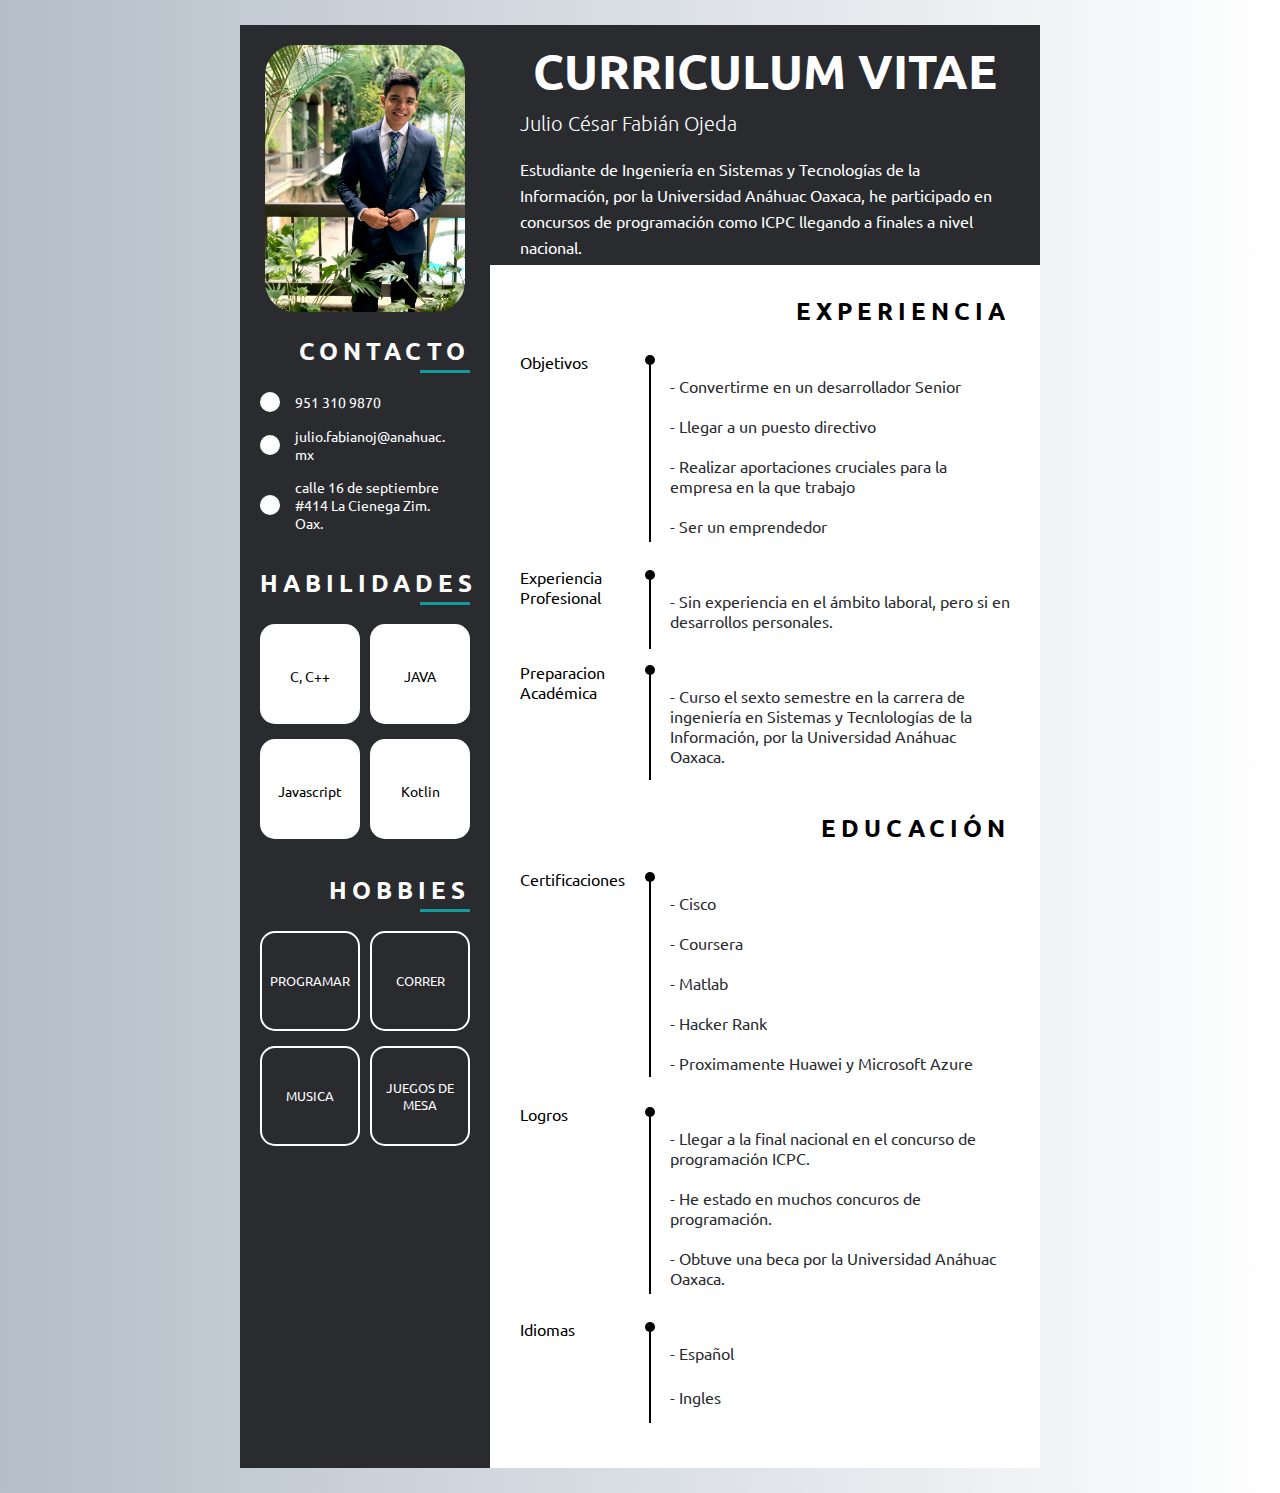
<file: mi_cv/index.html>
<!DOCTYPE html>
<html lang="en">
<head>
	<meta charset="UTF-8">
	<title>Curriculum Vitae</title>
	<link rel="stylesheet" href="styles.css">
</head>
<body>
	<div class="wrapper">
		<div class="resume">
			<div class="left">
				<div class="img_holder">
					<img src="photo.jpg" alt="picture">
				</div>
				<div class="contact_wrap pb">
					<div class="title">
						Contacto
					</div>
					<div class="contact">
						<ul>
							<li>
								<div class="li_wrap">
									<div class="icon"><i class="fas fa-mobile-alt" aria-hidden="true"></i></div>
									<div class="text">951 310 9870</div>
								</div>
							</li>
							<li>
								<div class="li_wrap">
									<div class="icon"><i class="fas fa-envelope" aria-hidden="true"></i></div>
									<div class="text">julio.fabianoj@anahuac.mx</div>
								</div>
							</li>
							<li>
								<div class="li_wrap">
									<div class="icon"><i class="fas fa-map-signs" aria-hidden="true"></i></div>
									<div class="text">calle 16 de septiembre #414 La Cienega Zim. Oax.</div>
								</div>
							</li>
						</ul>
					</div>
				</div>
				<div class="skills_wrap pb">
					<div class="title">
						Habilidades
					</div>
					<div class="skills">
						<ul>
							<li>
								<div class="li_wrap">
									<div class="icon"><i class="fab fa-html5"></i></div>
									<div class="text">C, C++</div>
								</div>
							</li>
							<li>
								<div class="li_wrap">
									<div class="icon"><i class="fab fa-css3-alt"></i></div>
									<div class="text">JAVA</div>
								</div>
							</li>
							<li>
								<div class="li_wrap">
									<div class="icon"><i class="fab fa-js"></i></div>
									<div class="text">Javascript</div>
								</div>
							</li>
							<li>
								<div class="li_wrap">
									<div class="icon"><i class="fab fa-react"></i></div>
									<div class="text">Kotlin</div>
								</div>
							</li>
						</ul>
					</div>
				</div>
				<div class="hobbies_wrap pb">
					<div class="title">
						hobbies
					</div>
					<div class="hobbies">
						<ul>
							<li>
								<div class="li_wrap">
									<div class="icon"><i class="fas fa-book"></i></div>
									<div class="text_hobbies">Programar</div>
								</div>
							</li>
							<li>
								<div class="li_wrap">
									<div class="icon"><i class="fas fa-music"></i></div>
									<div class="text_hobbies">Correr</div>
								</div>
							</li>
							<li>
								<div class="li_wrap">
									<div class="icon"><i class="fas fa-gamepad"></i></div>
									<div class="text_hobbies">Musica</div>
								</div>
							</li>
							<li>
								<div class="li_wrap">
									<div class="icon"><i class="fas fa-tree"></i></div>
									<div class="text_hobbies"> juegos de mesa</div>
								</div>
							</li>
						</ul>
					</div>
				</div>
			</div>
			<div class="right">
				<div class="header">
					<div class="name_role">
						<div class="name" >
							CURRICULUM VITAE
						</div>
						<div class="role">
							Julio César Fabián Ojeda
						</div>
					</div>
					<div class="about">
						Estudiante de Ingeniería en Sistemas y Tecnologías de la Información, por la Universidad Anáhuac Oaxaca, he participado en concursos de programación como ICPC llegando a finales a nivel nacional.					</div>
				</div>
				<div class="right_inner">
					<div class="exp">
						<div class="title_2">
							experiencia
						</div>
						<div class="exp_wrap">
							<ul>
								<li>
									<div class="li_wrap">
										<div class="date">
											Objetivos
										</div>
										<div class="info">
											<p class="info_cont">
												- Convertirme en un desarrollador Senior <br/><br/>
												- Llegar a un puesto directivo <br/><br/>
												- Realizar aportaciones cruciales para la empresa en la que trabajo<br/><br/>
												- Ser un emprendedor
											</p>
										</div>
									</div>
								</li>
								<li>
									<div class="li_wrap">
										<div class="date">
											Experiencia Profesional
										</div>
										<div class="info">
											<p class="info_cont">
												- Sin experiencia en el ámbito laboral, pero si en desarrollos personales.
											</p>
										</div>
									</div>
								</li>
								<li>
									<div class="li_wrap">
										<div class="date">
											Preparacion Académica
										</div>
										<div class="info">
											<p class="info_cont">
												- Curso el sexto semestre en la carrera de ingeniería en Sistemas y Tecnlologías de la Información, por la Universidad Anáhuac Oaxaca.											
											</p>
										</div>
									</div>
								</li>
							</ul>
						</div>
					</div>
					<div class="education">
						<div class="title_2">
							Educación
						</div>
						<div class="education_wrap">
							<ul>
								<li>
									<div class="li_wrap">
										<div class="date">
											Certificaciones
										</div>
										<div class="info">
											<p class="info_cont">
												- Cisco <br/><br/>
												- Coursera <br/><br/>
												- Matlab <br/><br/>
												- Hacker Rank <br/><br/>
												- Proximamente Huawei y Microsoft Azure
											</p>
										</div>
									</div>
								</li>
								<li>
									<div class="li_wrap">
										<div class="date">
											Logros
										</div>
										<div class="info">
											<p class="info_cont">
												- Llegar a la final nacional en el concurso de programación ICPC. <br/><br/>
												- He estado en muchos concuros de programación. <br/><br/>
												- Obtuve una beca por la Universidad Anáhuac Oaxaca.
											</p>
										</div>
									</div>
								</li>
								<li>
									<div class="li_wrap">
										<div class="date">
											Idiomas
										</div>
										<div class="info">
											<p class="info_cont">
												- Español
											</p>
											<p class="info_cont">
												- Ingles
											</p>
										</div>
									</div>
								</li>
							</ul>
						</div>
					</div>
				</div>
			</div>
		</div>
	</div>
</body>
</html>
</file>
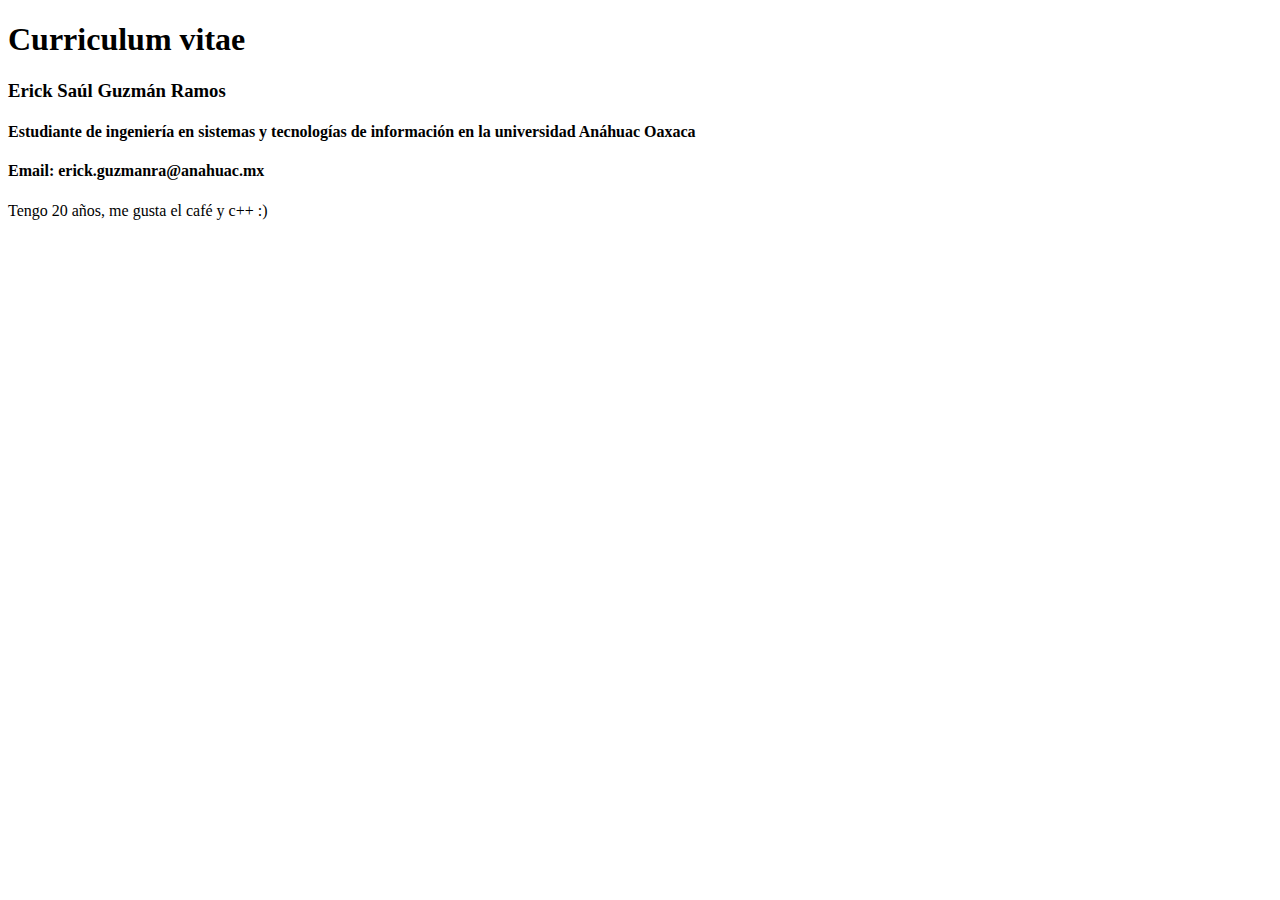
<file: curriculum_vitae.html>
<!DOCTYPE html>
<html>

<head>

</head>

<body>
    <h1>
        Curriculum vitae
    </h1>
    <h3>Erick Saúl Guzmán Ramos</h3>
    <h4>Estudiante de ingeniería en sistemas y tecnologías de información en la universidad Anáhuac Oaxaca</h4>
    <h4>Email: erick.guzmanra@anahuac.mx</h4>
    <p>
        Tengo 20 años, me gusta el café y c++ :)
    </p>
</body>

</html>
</file>
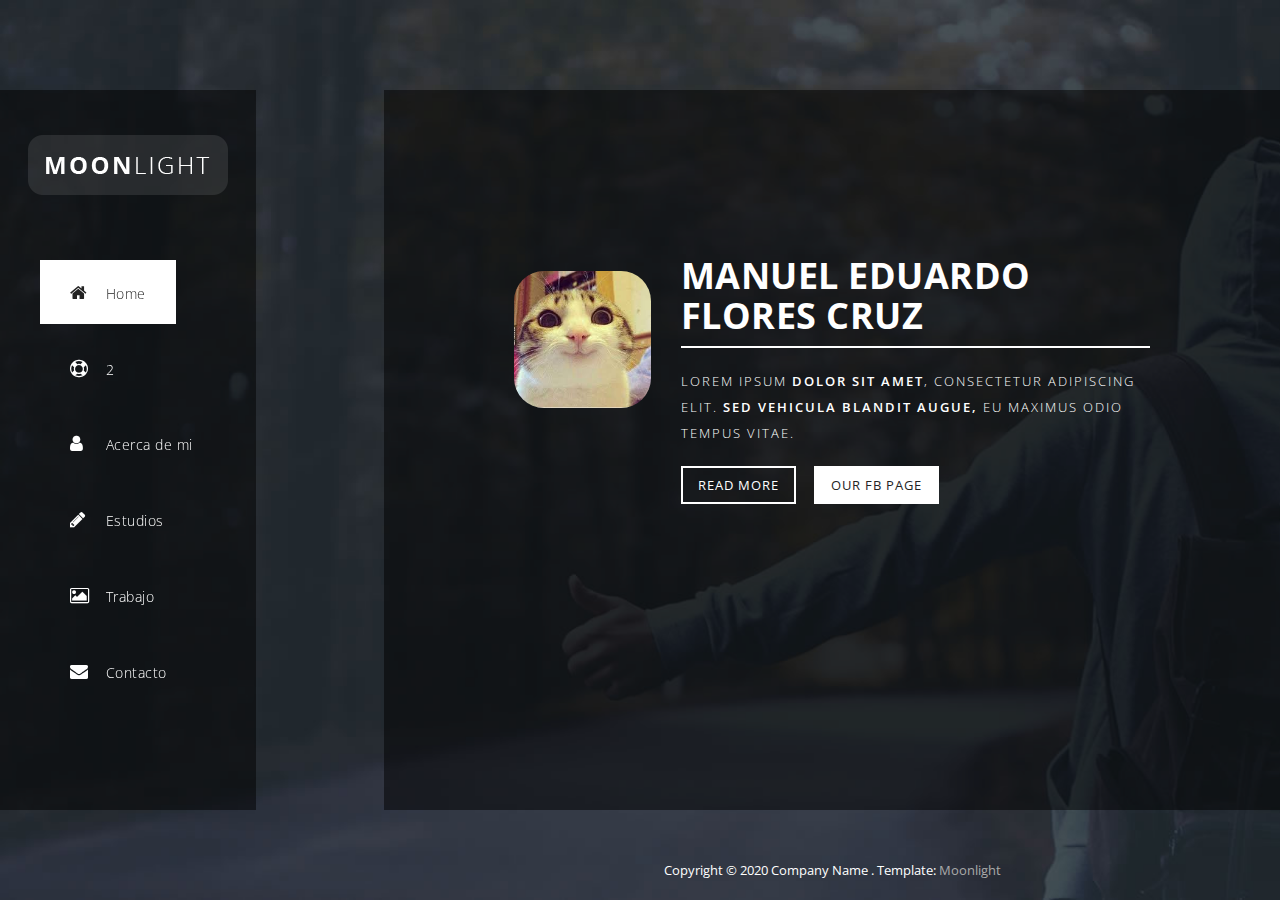
<file: test/CV/index-test-added-1-page.html>
<!DOCTYPE html>
<html>
    <head>
        <meta charset="utf-8">
        <meta http-equiv="X-UA-Compatible" content="IE=edge,chrome=1">
        <title>CV TEST MANU</title>

        <meta name="description" content="">
        <meta name="viewport" content="width=device-width, initial-scale=1">
        <link rel="apple-touch-icon" href="apple-touch-icon.png">

        <link rel="stylesheet" href="css/bootstrap.min.css">
        <link rel="stylesheet" href="css/bootstrap-theme.min.css">
        <link rel="stylesheet" href="css/fontAwesome.css">
        <link rel="stylesheet" href="css/light-box.css">
        <link rel="stylesheet" href="css/templatemo-main.css">

        <link href="https://fonts.googleapis.com/css?family=Open+Sans:300,400,600,700,800" rel="stylesheet">

        <script src="js/vendor/modernizr-2.8.3-respond-1.4.2.min.js"></script>
    </head>

<body>

    <div class="sequence">

      <div class="seq-preloader">
        <svg width="39" height="16" viewBox="0 0 39 16" xmlns="http://www.w3.org/2000/svg" class="seq-preload-indicator"><g fill="#F96D38"><path class="seq-preload-circle seq-preload-circle-1" d="M3.999 12.012c2.209 0 3.999-1.791 3.999-3.999s-1.79-3.999-3.999-3.999-3.999 1.791-3.999 3.999 1.79 3.999 3.999 3.999z"/><path class="seq-preload-circle seq-preload-circle-2" d="M15.996 13.468c3.018 0 5.465-2.447 5.465-5.466 0-3.018-2.447-5.465-5.465-5.465-3.019 0-5.466 2.447-5.466 5.465 0 3.019 2.447 5.466 5.466 5.466z"/><path class="seq-preload-circle seq-preload-circle-3" d="M31.322 15.334c4.049 0 7.332-3.282 7.332-7.332 0-4.049-3.282-7.332-7.332-7.332s-7.332 3.283-7.332 7.332c0 4.05 3.283 7.332 7.332 7.332z"/></g></svg>
      </div>

    </div>


        <nav>
          <div class="logo">
              <img src="img/logo.png" alt="Moon Light">
          </div>
          <div class="mini-logo">
              <img src="img/mini_logo.png" alt="">
          </div>
          <ul>
            <li><a href="#1"><i class="fa fa-home"></i> <em>Home</em></a></li>
            <li><a href="#2"><i class="fa fa-support"></i> <em>2</em></a></li>
            <li><a href="#3"><i class="fa fa-user"></i> <em>Acerca de mi</em></a></li>
            <li><a href="#4"><i class="fa fa-pencil"></i> <em>Estudios</em></a></li>
            <li><a href="#5"><i class="fa fa-image"></i> <em>Trabajo</em></a></li>
            <li><a href="#6"><i class="fa fa-envelope"></i> <em>Contacto</em></a></li>

          </ul>
        </nav>

        <div class="slides">
          <div class="slide" id="1">
            <div class="content first-content">
              <div class="container-fluid">
                  <div class="col-md-3">
                      <div class="author-image"><img src="img/descargar.jpg" alt=""></div>
                  </div>
                  <div class="col-md-9">
                      <h2>Manuel Eduardo Flores Cruz</h2>
                      <p>Lorem ipsum <em>dolor sit amet</em>, consectetur adipiscing elit. <em>Sed vehicula blandit augue,</em> eu maximus odio tempus vitae.</p>
                      <div class="main-btn"><a href="#2">Read More</a></div>
                      <div class="fb-btn"><a rel="nofollow" href="https://fb.com/templatemo">Our FB Page</a></div>
                  </div>
              </div>
            </div>
          </div>
          <div class="slide" id="2">
            <div class="content first-content">
              <div class="container-fluid">
                  <div class="col-md-3">
                      <div class="author-image"><img src="img/author_image.png" alt=""></div>
                  </div>
                  <div class="col-md-9">
                      <h2>Second Page (Additional)</h2>
                      <p>This is a second additional page copied from first page. Lorem ipsum <em>dolor sit amet</em>, consectetur adipiscing elit. <em>Sed vehicula blandit augue,</em> eu maximus odio tempus vitae.</p>
                      <div class="main-btn"><a href="#2">Read More</a></div>
                      <div class="fb-btn"><a rel="nofollow" href="https://fb.com/templatemo">Our FB Page</a></div>
                  </div>
              </div>
            </div>
          </div>
          <div class="slide" id="3">
            <div class="content second-content">
                <div class="container-fluid">
                    <div class="col-md-6">
                        <div class="left-content">
                            <h2>About Us</h2>
                            <p>Please tell your friends about templatemo website. A variety of free CSS templates are available for immediate downloads.</p>
                            <p>Phasellus vitae faucibus orci. Etiam eleifend orci sed faucibus semper. Cras varius dolor et augue fringilla, eu commodo sapien iaculis. Donec eget dictum tellus. <a href="#">Curabitur</a> a interdum diam. Nulla vestibulum porttitor porta.</p>
                            <p>Nulla vitae interdum libero, vel posuere ipsum. Phasellus interdum est et dapibus tempus. Vestibulum malesuada lorem condimentum mauris ornare dapibus. Curabitur tempor ligula et <a href="#">placerat</a> molestie.</p>
                            <p>Aliquam efficitur eu purus in interdum. <a href="#">Etiam tincidunt</a> magna ex, sit amet lobortis felis bibendum id. Lorem ipsum dolor sit amet, consectetur adipiscing elit. </p>
                          <div class="main-btn"><a href="#3">Read More</a></div>
                      </div>
                    </div>
                    <div class="col-md-6">
                        <div class="right-image">
                          <img src="img/about_image.jpg" alt="">
                      </div>
                    </div>
                </div>
            </div>
          </div>
          <div class="slide" id="4">
            <div class="content third-content">
                <div class="container-fluid">
                    <div class="col-md-12">
                        <div class="row">
                            <div class="first-section">
                                <div class="container-fluid">
                                    <div class="row">
                                        <div class="col-md-6">
                                            <div class="left-content">
                                                <h2>Quisque commodo quam</h2>
                                                <p>Vestibulum augue ex, finibus sit amet nisi id, maximus ultrices ipsum. Maecenas rhoncus nibh in mauris lobortis, a maximus diam faucibus. In et eros urna. Suspendisse potenti. Pellentesque commodo, neque nec molestie tempus, purus ante feugiat augue.</p>
                                                <div class="main-btn"><a href="#4">Continue Reading</a></div>
                                            </div>
                                        </div>
                                        <div class="col-md-6">
                                            <div class="right-image">
                                                <img src="img/first_service.jpg" alt="first service">
                                            </div>
                                        </div>
                                    </div>
                                </div>
                            </div>
                            <div class="second-section">
                                <div class="container-fluid">
                                    <div class="row">
                                        <div class="col-md-6">
                                            <div class="left-image">
                                                <img src="img/second_service.jpg" alt="second service">
                                            </div>
                                        </div>
                                        <div class="col-md-6">
                                            <div class="right-content">
                                                <h2>Maecenas eu purus eu sapien</h2>
                                                <p>Sed vitae felis in lorem mollis mollis eget in leo. Donec commodo, ex nec rutrum venenatis, nisi nisl malesuada magna, sed semper ipsum enim a ipsum. Aenean in ante vel mi molestie bibendum. Quisque sit amet lacus in diam pretium faucibus. Cras vel justo lorem.</p>
                                                <div class="main-btn"><a href="#4">Continue Reading</a></div>
                                            </div>
                                        </div>
                                    </div>
                                </div>
                            </div>
                        </div>
                    </div>
                </div>
            </div>
          </div>
          <div class="slide" id="5">
            <div class="content fourth-content">
                <div class="container-fluid">
                    <div class="row">
                        <div class="col-md-4 col-sm-6">
                            <div class="item">
                                <div class="thumb">
                                    <a href="img/first_big_item.jpg" data-lightbox="image-1"><div class="hover-effect">
                                        <div class="hover-content">
                                            <h2>Number One</h2>
                                            <p>Quisque sit amet lacus in diam pretium faucibus. Cras vel justo lorem.</p>
                                        </div>
                                    </div></a>
                                    <div class="image">
                                        <img src="img/first_item.jpg">
                                    </div>
                                </div>
                            </div>
                        </div>
                        <div class="col-md-4 col-sm-6">
                            <div class="item">
                                <div class="thumb">
                                    <a href="img/second_big_item.jpg" data-lightbox="image-1"><div class="hover-effect">
                                        <div class="hover-content">
                                            <h2>Number Two</h2>
                                            <p>Donec eget dictum tellus. Curabitur a interdum diam. Nulla vestibulum porttitor porta.</p>
                                        </div>
                                    </div></a>
                                    <div class="image">
                                        <img src="img/second_item.jpg">
                                    </div>
                                </div>
                            </div>
                        </div>
                        <div class="col-md-4 col-sm-6">
                            <div class="item">
                                <div class="thumb">
                                    <a href="img/third_big_item.jpg" data-lightbox="image-1"><div class="hover-effect">
                                        <div class="hover-content">
                                            <h2>Number Three</h2>
                                            <p>Cras varius dolor et augue fringilla, eu commodo sapien iaculis.</p>
                                        </div>
                                    </div></a>
                                    <div class="image">
                                        <img src="img/third_item.jpg">
                                    </div>
                                </div>
                            </div>
                        </div>
                        <div class="col-md-4 col-sm-6">
                            <div class="item">
                                <div class="thumb">
                                    <a href="img/fourth_big_item.jpg" data-lightbox="image-1"><div class="hover-effect">
                                        <div class="hover-content">
                                            <h2>Number Four</h2>
                                            <p>Vestibulum augue ex, finibus sit amet nisi id, maximus ultrices ipsum.</p>
                                        </div>
                                    </div></a>
                                    <div class="image">
                                        <img src="img/fourth_item.jpg">
                                    </div>
                                </div>
                            </div>
                        </div>
                        <div class="col-md-4 col-sm-6">
                            <div class="item">
                                <div class="thumb">
                                    <a href="img/fifth_big_item.jpg" data-lightbox="image-1"><div class="hover-effect">
                                        <div class="hover-content">
                                            <h2>Fifth Item</h2>
                                            <p>Donec commodo, ex nec rutrum venenatis, nisi nisl malesuada magna.</p>
                                        </div>
                                    </div></a>
                                    <div class="image">
                                        <img src="img/fifth_item.jpg">
                                    </div>
                                </div>
                            </div>
                        </div>
                        <div class="col-md-4 col-sm-6">
                            <div class="item">
                                <div class="thumb">
                                    <a href="img/sixth_big_item.jpg" data-lightbox="image-1"><div class="hover-effect">
                                        <div class="hover-content">
                                            <h2>Sixth Item</h2>
                                            <p>Maecenas dapibus neque sed nisl consectetur, id semper nisi egestas.</p>
                                        </div>
                                    </div></a>
                                    <div class="image">
                                        <img src="img/sixth_item.jpg">
                                    </div>
                                </div>
                            </div>
                        </div>
                        <div class="col-md-4 col-sm-6">
                            <div class="item">
                                <div class="thumb">
                                    <a href="img/seventh_big_item.jpg" data-lightbox="image-1"><div class="hover-effect">
                                        <div class="hover-content">
                                            <h2>Number Seven</h2>
                                            <p>Etiam aliquet, est id varius fringilla, eros libero pellentesque lectus.</p>
                                        </div>
                                    </div></a>
                                    <div class="image">
                                        <img src="img/seventh_item.jpg">
                                    </div>
                                </div>
                            </div>
                        </div>
                        <div class="col-md-4 col-sm-6">
                            <div class="item">
                                <div class="thumb">
                                    <a href="img/eight_big_item.jpg" data-lightbox="image-1"><div class="hover-effect">
                                        <div class="hover-content">
                                            <h2>Number Eight</h2>
                                            <p>Vestibulum augue ex, finibus sit amet nisi id, maximus ultrices ipsum.</p>
                                        </div>
                                    </div></a>
                                    <div class="image">
                                        <img src="img/eight_item.jpg">
                                    </div>
                                </div>
                            </div>
                        </div>
                        <div class="col-md-4 col-sm-6">
                            <div class="item">
                                <div class="thumb">
                                    <a href="img/ninth_big_item.jpg" data-lightbox="image-1"><div class="hover-effect">
                                        <div class="hover-content">
                                            <h2>Number Nine</h2>
                                            <p>Orci varius natoque penatibus et magnis dis parturient montes.</p>
                                        </div>
                                    </div></a>
                                    <div class="image">
                                        <img src="img/ninth_item.jpg">
                                    </div>
                                </div>
                            </div>
                        </div>
                        <div class="col-md-4 col-sm-6">
                            <div class="item">
                                <div class="thumb">
                                    <a href="img/fifth_big_item.jpg" data-lightbox="image-1"><div class="hover-effect">
                                        <div class="hover-content">
                                            <h2>Number Ten</h2>
                                            <p>Vestibulum augue ex, finibus sit amet nisi id, maximus ultrices ipsum.</p>
                                        </div>
                                    </div></a>
                                    <div class="image">
                                        <img src="img/fifth_item.jpg">
                                    </div>
                                </div>
                            </div>
                        </div>
                        <div class="col-md-4 col-sm-6">
                            <div class="item">
                                <div class="thumb">
                                    <a href="img/first_big_item.jpg" data-lightbox="image-1"><div class="hover-effect">
                                        <div class="hover-content">
                                            <h2>Eleventh Item</h2>
                                            <p>Cras varius dolor et augue fringilla, eu commodo sapien iaculis.</p>
                                        </div>
                                    </div></a>
                                    <div class="image">
                                        <img src="img/first_item.jpg">
                                    </div>
                                </div>
                            </div>
                        </div>
                        <div class="col-md-4 col-sm-6">
                            <div class="item">
                                <div class="thumb">
                                    <a href="img/second_big_item.jpg" data-lightbox="image-1"><div class="hover-effect">
                                        <div class="hover-content">
                                            <h2>Twelvth Item</h2>
                                            <p>Etiam tincidunt magna ex, sit amet lobortis felis bibendum id.</p>
                                        </div>
                                    </div></a>
                                    <div class="image">
                                        <img src="img/second_item.jpg">
                                    </div>
                                </div>
                            </div>
                        </div>
                    </div>
                </div>
            </div>
          </div>
          <div class="slide" id="6">
            <div class="content fifth-content">
                <div class="container-fluid">
                    <div class="col-md-6">
                        <div id="map">
    <!-- How to change your own map point
            1. Go to Google Maps
            2. Click on your location point
            3. Click "Share" and choose "Embed map" tab
            4. Copy only URL and paste it within the src="" field below
	-->
                            <iframe src="https://www.google.com/maps/embed?pb=!1m18!1m12!1m3!1d3647.3030413476204!2d100.5641230193719!3d13.757206847615207!2m3!1f0!2f0!3f0!3m2!1i1024!2i768!4f13.1!3m3!1m2!1s0x0%3A0xf51ce6427b7918fc!2sG+Tower!5e0!3m2!1sen!2sth!4v1510722015945" width="100%" height="500px" frameborder="0" style="border:0" allowfullscreen></iframe>
                        </div>
                    </div>
                    <div class="col-md-6">
                        <form id="contact" action="" method="post">
                            <div class="row">
                                <div class="col-md-12">
                                  <fieldset>
                                    <input name="name" type="text" class="form-control" id="name" placeholder="Your name..." required="">
                                  </fieldset>
                                </div>
                                <div class="col-md-12">
                                  <fieldset>
                                    <input name="email" type="email" class="form-control" id="email" placeholder="Your email..." required="">
                                  </fieldset>
                                </div>
                                 <div class="col-md-12">
                                  <fieldset>
                                    <input name="subject" type="text" class="form-control" id="subject" placeholder="Subject..." required="">
                                  </fieldset>
                                </div>
                                <div class="col-md-12">
                                  <fieldset>
                                    <textarea name="message" rows="6" class="form-control" id="message" placeholder="Your message..." required=""></textarea>
                                  </fieldset>
                                </div>
                                <div class="col-md-12">
                                  <fieldset>
                                    <button type="submit" id="form-submit" class="btn">Send Now</button>
                                  </fieldset>
                                </div>
                            </div>
                        </form>
                    </div>
                </div>
            </div>
          </div>
        </div>

        <div class="footer">
          <div class="content">
              <p>Copyright &copy; 2020 Company Name . Template: <a rel="nofollow" href="https://templatemo.com/tm-512-moonlight">Moonlight</a></p>
          </div>
        </div>

    <script src="https://ajax.googleapis.com/ajax/libs/jquery/1.11.2/jquery.min.js"></script>
    <script>window.jQuery || document.write('<script src="js/vendor/jquery-1.11.2.min.js"><\/script>')</script>

    <script src="js/vendor/bootstrap.min.js"></script>

    <script src="js/datepicker.js"></script>
    <script src="js/plugins.js"></script>
    <script src="js/main.js"></script>

    <script type="text/javascript">
    $(document).ready(function() {



        // navigation click actions
        $('.scroll-link').on('click', function(event){
            event.preventDefault();
            var sectionID = $(this).attr("data-id");
            scrollToID('#' + sectionID, 750);
        });
        // scroll to top action
        $('.scroll-top').on('click', function(event) {
            event.preventDefault();
            $('html, body').animate({scrollTop:0}, 'slow');
        });
        // mobile nav toggle
        $('#nav-toggle').on('click', function (event) {
            event.preventDefault();
            $('#main-nav').toggleClass("open");
        });
    });
    // scroll function
    function scrollToID(id, speed){
        var offSet = 0;
        var targetOffset = $(id).offset().top - offSet;
        var mainNav = $('#main-nav');
        $('html,body').animate({scrollTop:targetOffset}, speed);
        if (mainNav.hasClass("open")) {
            mainNav.css("height", "1px").removeClass("in").addClass("collapse");
            mainNav.removeClass("open");
        }
    }
    if (typeof console === "undefined") {
        console = {
            log: function() { }
        };
    }
    </script>
</body>
</html>
</file>
<file: mi_cv/styles.css>
@import url('https://fonts.googleapis.com/css2?family=Ubuntu:wght@300;400;700&display=swap');

*{
	margin: 0;
	padding: 0;
	list-style: none;
	box-sizing: border-box;
	font-family: 'Ubuntu', sans-serif;
}

body{
	background: linear-gradient(to right, #B4BEC9, #FFFFFF);
}

.resume{
	width: 800px;
	background: #fff;
	margin: 25px auto;
	display: flex;
}

.left{
	background: #292b2f;
	width: 250px;
	padding: 0 20px;
}

.right{
	width: calc(100% - 250px);
}

.left .img_holder{
	text-align: center;
	padding: 20px 0;
}

.left .img_holder img{
	width: 200px;
	border-radius: 30px;
}

.pb{
	padding-bottom: 20px;
}

.title{
	font-size: 24px;
	font-weight: 700;
	text-transform: uppercase;
	letter-spacing: 5px;
	padding-bottom: 10px;
	color: #FFFFFF;
	position: relative;
	text-align: right;
	margin-bottom: 15px;
}

.title_2{
	font-size: 24px;
	font-weight: 700;
	text-transform: uppercase;
	letter-spacing: 5px;
	padding-bottom: 10px;
	color: #000000;
	position: relative;
	text-align: right;
	margin-bottom: 15px;
}

.title:before{
	content: "";
	position: absolute;
	top: 35px;
	right: 0;
	width: 50px;
	height: 3px;
	background: #159A9C;
}

.left .icon{
	font-size: 20px;
	color: #000000;
}

.left .text{
	color: #000000;
	font-size: 0.9em;
}

.left .text_hobbies{
	color: #FFFFFF;
	text-transform: uppercase;
	font-size: 13px;
	text-align: center;
}

.contact .li_wrap{
	display: flex;
	align-items: center;
	width: 100%;
	margin-bottom: 15px;
}

.contact .li_wrap .icon{
	width: 20px;
	height: 20px;
	background: #fff;
	border-radius: 15px;
	display: flex;
	align-items: center;
	justify-content: center;
	margin-right: 15px;
}

.contact .li_wrap .text{
	width: calc(100% - 50px);
	word-break: break-word;
	color: #fff;
}

.skills ul,
.hobbies ul{
	display: flex;
	flex-wrap: wrap;
	justify-content: space-between;
}

.skills .li_wrap,
.hobbies .li_wrap{
	width: 100px;
	height: 100px;
	margin-bottom: 15px;
	border-radius: 15px;
	display: flex;
	flex-direction: column;
	align-items: center;
	justify-content: center;
}

.skills .li_wrap{
	background: #fff;
}

.skills .li_wrap .text,
.hobbies .li_wrap .text{
	margin-top: 5px;
}

.hobbies .li_wrap{
	border: 2px solid #fff;
}

.hobbies .li_wrap .icon,
.hobbies .li_wrap .text{
	color: #fff;
}

.hobbies .li_wrap:hover{
	background: #fff;
}

.hobbies .li_wrap:hover .icon,
.hobbies .li_wrap:hover .text{
	color: #000000;
}

.header{
	background: #292b2f;
	padding: 15px 30px;
	color: #fff;
	height: 240px;
}

.header .name{
	font-size: 3em;
	text-transform: uppercase;
	font-weight: 700;
	color: #FFFFFF;
	text-align: center;
	margin-bottom: 0.2em;
}

.header .role{
	font-weight: 300;
	font-size: 20px;
}

.header .about{
	margin-top: 20px;
	line-height: 26px;
}

.right_inner{
	padding: 30px;
	color: #292b2f;
}

.right_inner .education{
	margin-top: 30px;
}

.right_inner .li_wrap{
	display: flex;
	margin-bottom: 15px;
}

.right_inner .li_wrap .date {
    width: 125px;
    color: #000000;
}

.right_inner .li_wrap .info{
	width: calc(100%  - 125px);
	padding-left: 25px;
	position: relative;
}

.right_inner .li_wrap .info_title{
	text-transform: uppercase;
	font-weight: 700;
	letter-spacing: 2px;
	color: #000000;
}

.right_inner .li_wrap .info_com{
	font-weight: 300;
	font-size: 14px;
	margin-top: 3px;
}

.right_inner .li_wrap .info_cont{
	margin-top: 1.5em;
	margin-bottom: 1em;
}

.right_inner .li_wrap .info:before{
	content: "";
	position: absolute;
	top: 3px;
	left: 0;
	width: 10px;
	height: 10px;
	background: #000000;
	border-radius: 50%;
}

.right_inner .li_wrap .info:after{
	content: "";
	position: absolute;
	top: 10px;
	left: 4px;
	width: 2px;
	height: 90%;
	background: #000000;
}
</file>
<file: test/CV/css/light-box.css>
/* LIGHT BOX */

body:after {
  content: url(../img/close.png) url(../img/loading.gif) url(../img/prev.png) url(../img/next.png);
  display: none;
}

body.lb-disable-scrolling {
  overflow: hidden;
}

.lightboxOverlay {
  position: absolute;
  top: 0;
  left: 0;
  z-index: 99999;
  background-color: black;
  filter: progid:DXImageTransform.Microsoft.Alpha(Opacity=80);
  opacity: 0.8;
  display: none;
}

.lightbox {
  position: absolute;
  margin-top: 0%;
  left: 0;
  width: 100%;
  z-index: 100000;
  text-align: center;
  line-height: 0;
  font-weight: normal;
}

.lightbox .lb-image {
  display: block;
  height: auto;
  max-width: inherit;
  max-height: none;
  border-radius: 5px;

  /* Image border */
  border: 10px solid white;
}

.lightbox a img {
  border: none;
}

.lb-outerContainer {
  position: relative;
  *zoom: 1;
  width: 250px;
  height: 250px;
  margin: 0 auto;
  border-radius: 4px;

  /* Background color behind image.
     This is visible during transitions. */
  background-color: white;
}

.lb-outerContainer:after {
  content: "";
  display: table;
  clear: both;
}

.lb-loader {
  position: absolute;
  top: 43%;
  left: 0;
  height: 25%;
  width: 100%;
  text-align: center;
  line-height: 0;
}

.lb-cancel {
  display: block;
  width: 32px;
  height: 32px;
  margin: 0 auto;
  background: url(../img/loading.gif) no-repeat;
}

.lb-nav {
  position: absolute;
  top: 0;
  left: 0;
  height: 100%;
  width: 100%;
  z-index: 10;
}

.lb-container > .nav {
  left: 0;
}

.lb-nav a {
  outline: none;
  background-image: url('[data-uri]');
}

.lb-prev, .lb-next {
  height: 100%;
  cursor: pointer;
  display: block;
}

.lb-nav a.lb-prev {
  width: 34%;
  left: 0;
  float: left;
  background: url(../img/prev.png) left 48% no-repeat;
  filter: progid:DXImageTransform.Microsoft.Alpha(Opacity=0);
  opacity: 0;
  -webkit-transition: opacity 0.6s;
  -moz-transition: opacity 0.6s;
  -o-transition: opacity 0.6s;
  transition: opacity 0.6s;
}

.lb-nav a.lb-prev:hover {
  filter: progid:DXImageTransform.Microsoft.Alpha(Opacity=100);
  opacity: 1;
}

.lb-nav a.lb-next {
  width: 64%;
  right: 0;
  float: right;
  background: url(../img/next.png) right 48% no-repeat;
  filter: progid:DXImageTransform.Microsoft.Alpha(Opacity=0);
  opacity: 0;
  -webkit-transition: opacity 0.6s;
  -moz-transition: opacity 0.6s;
  -o-transition: opacity 0.6s;
  transition: opacity 0.6s;
}

.lb-nav a.lb-next:hover {
  filter: progid:DXImageTransform.Microsoft.Alpha(Opacity=100);
  opacity: 1;
}

.lb-dataContainer {
  margin: 0 auto;
  padding-top: 5px;
  *zoom: 1;
  width: 100%;
  -moz-border-radius-bottomleft: 4px;
  -webkit-border-bottom-left-radius: 4px;
  border-bottom-left-radius: 4px;
  -moz-border-radius-bottomright: 4px;
  -webkit-border-bottom-right-radius: 4px;
  border-bottom-right-radius: 4px;
}

.lb-dataContainer:after {
  content: "";
  display: table;
  clear: both;
}

.lb-data {
  padding: 0 4px;
  color: #ccc;
}

.lb-data .lb-details {
  width: 85%;
  float: left;
  text-align: left;
  line-height: 1.1em;
}

.lb-data .lb-caption {
  font-size: 13px;
  font-weight: bold;
  line-height: 1em;
}

.lb-data .lb-caption a {
  color: #4ae;
}

.lb-data .lb-number {
  margin-top: 15px;
  display: block;
  clear: left;
  padding-bottom: 1em;
  font-size: 13px;
  color: #999999;
}

.lb-data .lb-close {
  display: block;
  float: right;
  width: 30px;
  height: 30px;
  background: url(../img/close.png) top right no-repeat;
  text-align: right;
  outline: none;
  filter: progid:DXImageTransform.Microsoft.Alpha(Opacity=70);
  opacity: 0.7;
  -webkit-transition: opacity 0.2s;
  -moz-transition: opacity 0.2s;
  -o-transition: opacity 0.2s;
  transition: opacity 0.2s;
}

.lb-data .lb-close:hover {
  cursor: pointer;
  filter: progid:DXImageTransform.Microsoft.Alpha(Opacity=100);
  opacity: 1;
}
</file>
<file: test/CV/css/templatemo-main.css>
/* 

Moonlight Template 

https://templatemo.com/tm-512-moonlight

*/

@keyframes seq-preloader {
  50% {
    opacity: 1;
  }
  
  100% {
    opacity: 0;
  }
}

.seq-preloader {
  background: white;
  visibility: visible;
  opacity: 1;
  position: absolute;
  z-index: 9999;
  height: 100%;
  width: 100%;
  top: 0;
  left: 0;
  right: 0;
  bottom: 0;
}

.seq-preloader.seq-preloaded {
  opacity: 0;
  visibility: hidden;
  transition: visibility 0s .5s, opacity .5s;
}

.seq-preload-indicator {
  overflow: visible;
  position: relative;
  top: 50%;
  left: 50%;
  transform: translate(-50%, -50%);
}

.seq-preload-circle {
  display: inline-block;
  height: 12px;
  width: 12px;
  fill: #7a7a7a;
  opacity: 0;
  animation: seq-preloader 1.25s infinite;
}

.seq-preload-circle-2 {
  animation-delay: .15s;
}

.seq-preload-circle-3 {
  animation-delay: .3s;
}

.seq-preload-indicator-fallback {
  width: 42px;
  overflow: visible;
}

.seq-preload-indicator-fallback .seq-preload-circle {
  width: 8px;
  height:8px;
  background-color: #f4f4f4;
  border-radius: 100%;
  opacity: 1;
  display: inline-block;
  vertical-align: middle;
}

.seq-preload-indicator-fallback .seq-preload-circle-2 {
  margin-left: 3px;
  margin-right: 3px;
  width: 12px;
  height: 12px;
}

.seq-preload-indicator-fallback .seq-preload-circle-3 {
  width: 16px;
  height: 16px;
}


/* MAIN CSS */

@-webkit-keyframes fill {
  0% {
    width: 0%;
    height: 1px;
  }
  50% {
    width: 100%;
    height: 1px;
  }
  100% {
    width: 100%;
    height: 100%;
    background: #fff;
  }
}
@keyframes fill {
  0% {
    width: 0%;
    height: 1px;
  }
  50% {
    width: 100%;
    height: 1px;
  }
  100% {
    width: 100%;
    height: 100%;
    background: #fff;
  }
}
@-webkit-keyframes fillColour {
  0% {
    color: #fff;
  }
  50% {
    color: #fff;
  }
  100% {
    color: #333;
  }
}
@keyframes fillColour {
  0% {
    color: #fff;
  }
  50% {
    color: #fff;
  }
  100% {
    color: #333;
  }
}
* {
  margin: 0;
  padding: 0;
  -webkit-box-sizing: border-box;
  box-sizing: border-box;
  font-family: "Open Sans", sans-serif;
}

html {
	overflow: hidden;
}

body {
  overflow: hidden;
  font-size: 100%;
}

nav {
	top: 10vh;
	bottom: 10vh;
  	text-align: center;
  	background: rgba(0, 0, 0, 0.5);
  	position: fixed;
  	z-index: 100;
  	height: 80vh;
  	left: 0;
  	width: 20%;
  	font-weight: 300;
  	font-size: 1rem;
}

nav em {
	font-style: normal;
	margin-left: 5px;
	font-size: 14px;
}

nav ul li i {
	width: 25px;
}

nav ul li a {
	font-size: 18px;
}

nav .mini-logo {
	display: none;
}

nav .logo {
	margin-top: 45px;
	padding: 0px 20px;
}

nav .logo img {
	max-width: 100%;
	overflow-y: hidden;
}

nav ul {
	margin-top: 60px;
  	text-align: left;
  	margin-left: 40px;
  	list-style-type: none;
  	height: 48vh;
  	display: -webkit-box;
  	display: -ms-flexbox;
  	display: flex;
  	-webkit-box-orient: vertical;
  	-webkit-box-direction: normal;
    -ms-flex-direction: column;
    flex-direction: column;
  	-ms-flex-pack: distribute;
    justify-content: space-around;
}
nav ul li {
	margin: 25px 0px;
}
nav a, nav a:visited, nav a:active {
  color: #fff;
}
nav a {
	text-decoration: none!important;
	font-size: 14px;
	letter-spacing: 0.5px;
  	-webkit-transition: color 2s, background 1s;
  	transition: color 2s, background 1s;
  	padding: 20px 30px;
  	position: relative;
  	z-index: 0;
}
nav a.active {
  background-color: #fff;
  color: #232323;
}
nav a::before {
  content: "";
  position: absolute;
  height: 0%;
  width: 0%;
  bottom: 0;
  left: 0;
  opacity: 1;
  z-index: -1;
}
nav a:hover {
	text-decoration: none;
  -webkit-animation: fillColour 0.7s forwards ease-in-out;
          animation: fillColour 0.7s forwards ease-in-out;
}
nav a:hover::before {
  -webkit-animation: fill 0.7s forwards ease-in-out;
          animation: fill 0.7s forwards ease-in-out;
  opacity: 1;
}

.slides {
  width: 600vw;
  height: 100vh;
  -webkit-transition: -webkit-transform 0.8s ease;
  transition: -webkit-transform 0.8s ease;
  transition: transform 0.8s ease;
  transition: transform 0.8s ease, -webkit-transform 0.8s ease;
}
.slides .slide {
  height: 100vh;
  width: 100vw;
  float: left;
  text-align: center;
  background-size: cover;
}
.slides .slide .content {
  overflow-y: scroll;
  position: relative;
  width: 70%;
  height: 80%;
  left: 30%;
  top: 10%;
  bottom: 10%;
  background: rgba(0, 0, 0, 0.5);
}
.content::-webkit-scrollbar {
  width: 5px;
  height: 8px;
  background-color: rgba(0, 0, 0, 0.5);
}
/* Add a thumb */
.content::-webkit-scrollbar-thumb {
    background: rgba(250, 250, 250, 0.5);
}

.slides .slide:nth-child(1) {
  background-image: url(../img/first_bg.jpg);
}
.slides .slide:nth-child(2) {
  background-image: url(../img/second_bg.jpg);
}
.slides .slide:nth-child(3) {
  background-image: url(../img/third_bg.jpg);
}
.slides .slide:nth-child(4) {
  background-image: url(../img/fourth_bg.jpg);
 }
.slides .slide:nth-child(5) {
  background-image: url(../img/fifth_bg.jpg);
}
.slides .slide:nth-child(6) {
  background-image: url(../img/fourth_bg.jpg);
}
.slides .slide img {
  width: 100%;
}


.main-btn a:hover {
	background-color: #fff;
	color: #232323!important;
}


.first-content {
	padding: 100px;
	text-align: left;
	padding-top: 13%;
}

.first-content .author-image img {
	margin-top: 15px;
	border-radius: 30px;
	max-width: 100%;
	overflow: hidden;
	float: left;
	margin-right: 35px;
}

.first-content h2 {
	font-size: 36px;
	text-transform: uppercase;
	font-weight: 700;
	color: #fff;
	letter-spacing: 0.5px;
	border-bottom: 2px solid #fff;
	display: inline-block;
	padding-bottom: 10px;
	margin-bottom: 20px;
	margin-top: 0px;
}

.first-content p {
	color: #fff;
	font-size: 13px;
	text-transform: uppercase;
	font-weight: 300;
	letter-spacing: 2px;
	line-height: 26px;
	margin-bottom: 20px;
}

.first-content em {
	font-style: normal;
	font-weight: 600;
}

.first-content .main-btn {
	display: inline-block;
	margin-right: 15px;
}

.first-content .main-btn a {
	display: inline-block;
	border: 2px solid #fff;
	padding: 8px 15px;
	font-size: 13px;
	text-transform: uppercase;
	letter-spacing: 1px;
	color: #fff;
	text-decoration: none;
	transition: all 0.5s;
	transition: all 0.5s;
}

.first-content .fb-btn {
	display: inline-block;
}

.first-content .fb-btn a {
	display: inline-block;
	background-color: #fff;
	border: 2px solid #fff;
	padding: 8px 15px;
	font-size: 13px;
	text-transform: uppercase;
	letter-spacing: 1px;
	color: #232323;
	text-decoration: none;
	transition: all 0.5s;
}

.first-content .fb-btn a:hover {
	color: #fff;
	background-color: transparent;
}


.second-content .container-fluid {
	padding-right: 0px;
	padding-left: 0px;
}

.second-content .container-fluid .col-md-6 {
	padding-right: 0px;
	padding-left: 0px;
}

.second-content .right-image img {
	max-width: 100%;
	min-width: 100%;
	overflow: hidden;
	float: right;
}

.second-content .left-content {
	padding: 60px;
	text-align: left;
}

.second-content h2 {
	font-size: 36px;
	text-transform: uppercase;
	font-weight: 700;
	color: #fff;
	letter-spacing: 0.5px;
	border-bottom: 2px solid #fff;
	display: inline-block;
	padding-bottom: 10px;
	margin-bottom: 20px;
	margin-top: 0px;
}

.second-content p {
	font-size: 13px;
	color: #fff;
	letter-spacing: 0.5px;
	font-weight: 300;
	line-height: 24px;
	margin-bottom: 30px;
}

.second-content a {
	color: #fff;
	text-decoration: underline;
}

.second-content .main-btn a {
	display: inline-block;
	border: 2px solid #fff;
	padding: 8px 15px;
	font-size: 13px;
	text-transform: uppercase;
	letter-spacing: 1px;
	color: #fff;
	text-decoration: none;
	transition: all 0.5s;
}


.third-content {
	text-align: left;
	padding: 30px;
}

.third-content .container-fluid {
	padding-right: 7.5px;
	padding-left: 7.5px;
}

.third-content .first-section .left-content {
	margin-right: 15px;
	margin-top: 12px;
}

.third-content .first-section .right-image {
	margin-left: 15px;
}

.third-content .second-section {
	margin-top: 30px;
}

.third-content .second-section .right-content {
	margin-left: 15px;
	margin-top: 12px;
}

.third-content .second-section .left-image {
	margin-right: 15px;
}

.third-content h2 {
	font-size: 24px;
	text-transform: uppercase;
	font-weight: 700;
	color: #fff;
	letter-spacing: 0.5px;
	border-bottom: 2px solid #fff;
	display: inline-block;
	padding-bottom: 10px;
	margin-bottom: 20px;
	margin-top: 0px;
}

.third-content p {
	font-size: 13px;
	color: #fff;
	letter-spacing: 0.5px;
	font-weight: 300;
	line-height: 24px;
	margin-bottom: 20px;
}

.third-content .main-btn a {
	display: inline-block;
	border: 2px solid #fff;
	padding: 8px 15px;
	font-size: 13px;
	text-transform: uppercase;
	letter-spacing: 1px;
	color: #fff;
	text-decoration: none;
	transition: all 0.5s;
}

.third-content .col-md-6 {
	margin: 0px;
	padding: 0px;
}


.fourth-content {
	padding: 5px;
}

.fourth-content .container-fluid {
	padding-right: 15px;
	padding-left: 15px;
}

.fourth-content .container-fluid .col-md-4 {
	padding-right: 0px;
	padding-left: 0px;
}

.fourth-content .item {
	margin: 10px;
}

.fourth-content .item img {
	max-width: 100%;
	overflow: hidden;
}

.fourth-content .item .thumb {
	position: relative;
}

.fourth-content .item .hover-effect {
	text-align: left;
	position: absolute;
	color: #fff;
	background-color: rgba(0,0,0,0.95);
	bottom: 0;
	top: 0;
	left: 0;
	right: 0;
	opacity: 0;
	visibility: hidden;
	transition: all 0.8s;
}

.fourth-content .item:hover .hover-effect {
	opacity: 1;
	visibility: visible;
}

.fourth-content .item .hover-effect .hover-content {
	transform: translateY(-50%);
    position: absolute;
    text-align: left;
    width: 100%;
    top: 50%;
    left: 0;
    padding: 30px;
}

.fourth-content .item .hover-effect h2 {
	font-size: 18px;
	text-transform: uppercase;
	font-weight: 700;
	color: #fff;
	letter-spacing: 0.5px;
	border-bottom: 1px solid #fff;
	display: inline-block;
	padding-bottom: 10px;
	margin-bottom: 10px;
	margin-top: 0px;
}

.fourth-content .item .hover-effect p {
	font-size: 13px;
	text-transform: uppercase;
	letter-spacing: 0.5px;
	line-height: 22px;
	padding-bottom: 0px;
	margin-bottom: 0px;
}



.fifth-content .container-fluid {
	padding-left: 0px;
	padding-right: 0px;
}

.fifth-content .container-fluid .col-md-6 {
	padding-left: 0px;
	padding-right: 0px;
}

.fifth-content #map {
	padding: 50px 0px 50px 50px;
}

.fifth-content #contact {
	padding: 50px 50px 50px 50px;
}

.fifth-content input {
  border-radius: 0px;
  padding-left: 15px;
  font-size: 13px;
  font-weight: 300;
  color: #fff;
  background-color: rgba(250, 250, 250, 0.15);
  outline: none;
  border: none;
  box-shadow: none;
  line-height: 40px;
  height: 40px;
  width: 100%;
  margin-bottom: 25px;
}

.fifth-content textarea {
  border-radius: 0px;
  padding-left: 15px;
  padding-top: 10px;
  font-size: 13px;
  font-weight: 300;
  color: #fff;
  background-color: rgba(250, 250, 250, 0.15);
  outline: none;
  border: none;
  box-shadow: none;
  height: 165px;
  max-height: 220px;
  width: 100%;
  max-width: 100%;
  margin-bottom: 25px;
}

.fifth-content button {
	max-width: 100%;
	width: 100%;
    display: inline-block;
	border: 2px solid #fff;
	padding: 8px 15px;
	font-size: 13px;
	text-transform: uppercase;
	letter-spacing: 1px;
	color: #fff;
	text-decoration: none;
	background-color: transparent;
	border-radius: 0px;
	transition: all 0.5s;
}

.fifth-content button:hover {
	color: #232323;
	background-color: #fff;
}

.footer .content {
	left: 30%;
	width: 70%;
	max-width: 70%;
	position: absolute;
	bottom: 0;
	right: 0;
	display: inline-block;
}

.footer .content p {
	text-align: center;
	font-size: 13px;
	color: #fff;
	margin-bottom: 20px;
}

.footer .content p a {
	color: #aaa;
	text-decoration: none;
}



/* REPONSIVE */

@media (max-width: 991px) {

	nav ul {
  		margin-left: 25px;
  	}

	.first-content {
		text-align: center;
		padding: 50px;
	}

	.first-content .author-image img {
		max-width: 195px;
		float: none;
		margin-right: 0px;
		margin-bottom: 30px;
	}

	.third-content .first-section {
		border-bottom: 1px solid rgba(250,250,250,0.3);
		padding-bottom: 45px;
		margin-bottom: 45px;
	}

	.third-content .first-section .left-content {
		margin-right: 0px;
		margin-bottom: 30px;
	}

	.third-content .first-section .right-image {
		margin-left: 0px;
	}

	.third-content .second-section .right-content {
		margin-left: 0px;
		margin-top: 30px;
	}


	.third-content .second-section .left-image {
		margin-right: 0px;
	}

	.fifth-content #map {
		padding: 30px 30px 30px 30px;
	}

	.fifth-content #contact {
		padding: 30px 30px 30px 30px;
	}

}

@media (max-width: 749px) {

	nav {
		width: 15vh;
	}

	nav .logo {
		display: none;
	}

	nav .mini-logo {
		margin-top: 60px;
		display: block;
	}

	nav ul {
		text-align: center;
		margin-left: 0px;
	}


	nav ul li em {
		display: none;
	}

	nav ul li i {
		width: 20px;
		height: 20px;
		line-height: 20px;
		text-align: center;
	}

	.first-content {
		padding: 30px 5px;
	}

	.first-content .main-btn {
		display: inline-block;
		margin-right: 0px;
		margin-bottom: 15px;
	}

	.second-content .left-content {
		padding: 30px;
		text-align: left;
	}

	.fourth-content .item .hover-effect h2 {
		font-size: 15px;
	}


	.fifth-content #map {
		padding: 15px 15px 15px 15px;
	}

	.fifth-content #contact {
		padding: 15px 15px 15px 15px;
	}

}

@media(max-width: 450px) {
	nav ul {
		margin-top: 30px;
	}
	nav ul li {
		margin: 10px 0px;
	}
	nav a {
	  	padding: 15px 20px;
	}
}
</file>
